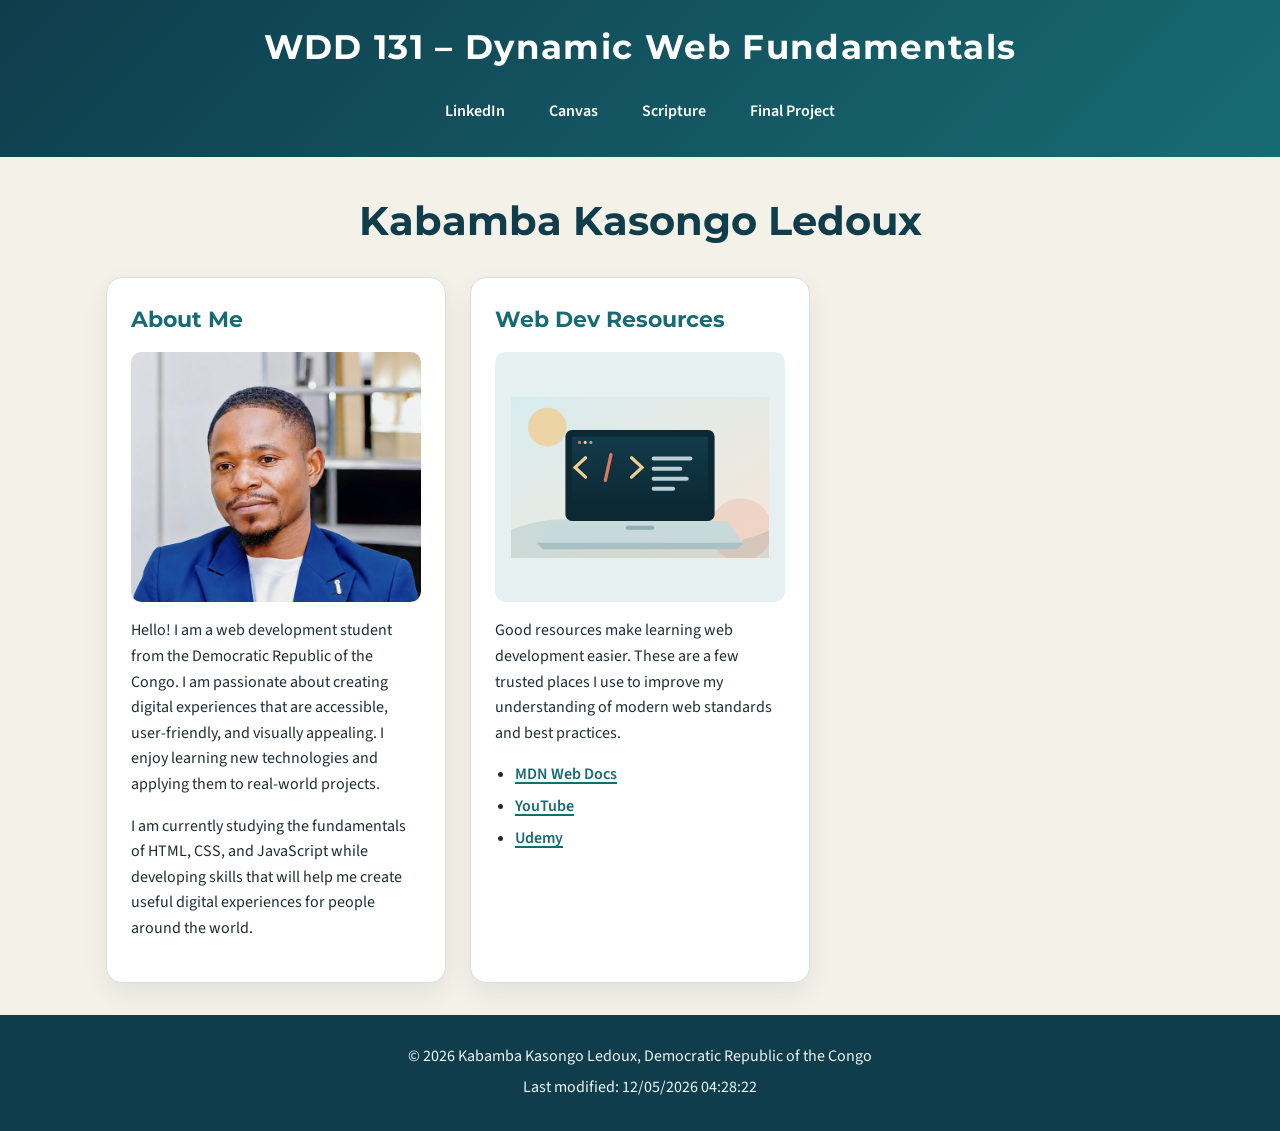
<file: index.html>
<!DOCTYPE html>
<html lang="en">

<head>
    <meta charset="UTF-8">
    <meta name="viewport" content="width=device-width, initial-scale=1.0">
    <title>WDD 131 – Dynamic Web Fundamentals – Kabamba Kasongo Ledoux</title>
    <meta name="description"
        content="WDD 131 – Dynamic Web Fundamentals by Kabamba Kasongo Ledoux. Web development, HTML, CSS, JavaScript, responsive design, accessibility, and web resources.">
    <meta name="author" content="Kabamba Kasongo Ledoux">
    <link
        href="https://fonts.googleapis.com/css2?family=Montserrat:wght@600;700&family=Source+Sans+3:wght@400;600&display=swap"
        rel="stylesheet">
    <link rel="stylesheet" href="styles/base.css">
    <script src="scripts/getdates.js" defer></script>
</head>

<body>
    <header>
        <span id="course-title">WDD 131 – Dynamic Web Fundamentals</span>
        <nav aria-label="Main navigation">
            <a href="https://www.linkedin.com/" target="_blank" rel="noopener noreferrer">LinkedIn</a>
            <a href="https://byupw.instructure.com/" target="_blank" rel="noopener noreferrer">Canvas</a>
            <a href="https://www.churchofjesuschrist.org/study/scriptures/bofm/1-ne/3?lang=eng&amp;id=p7#p7"
                target="_blank" rel="noopener noreferrer">Scripture</a>
            <a href="project/index.html">Final Project</a>
        </nav>
    </header>

    <main>
        <h1>Kabamba Kasongo Ledoux</h1>

        <section class="card">
            <h2>About Me</h2>
            <img src="images/profiles.jpg" alt="Portrait of Kabamba Kasongo Ledoux" width="700" height="816">
            <p>
                Hello! I am a web development student from the Democratic Republic of the Congo. I am passionate about
                creating digital experiences that are accessible, user-friendly, and visually appealing. I enjoy
                learning new technologies and applying them to real-world projects.

            </p>
            <p>
                I am currently studying the fundamentals of HTML, CSS, and JavaScript while developing skills that
                will help me create useful digital experiences for people around the world.
            </p>
        </section>

        <section class="card">
            <h2>Web Dev Resources</h2>
            <img src="images/web-dev.svg" alt="Illustration of a laptop displaying code" width="640" height="400">
            <p>
                Good resources make learning web development easier. These are a few trusted places I use to improve
                my understanding of modern web standards and best practices.
            </p>
            <ul>
                <li><a href="https://developer.mozilla.org/" target="_blank" rel="noopener noreferrer">MDN Web Docs</a>
                </li>
                <li><a href="https://www.youtube.com/" target="_blank" rel="noopener noreferrer">YouTube</a></li>
                <li><a href="https://udemy.com/" target="_blank" rel="noopener noreferrer">Udemy</a></li>
            </ul>
        </section>
    </main>

    <footer>
        <p>
            &copy; <span id="currentyear"></span> Kabamba Kasongo Ledoux, Democratic Republic of the Congo
        </p>
        <p id="lastModified"></p>
    </footer>
</body>

</html>
</file>
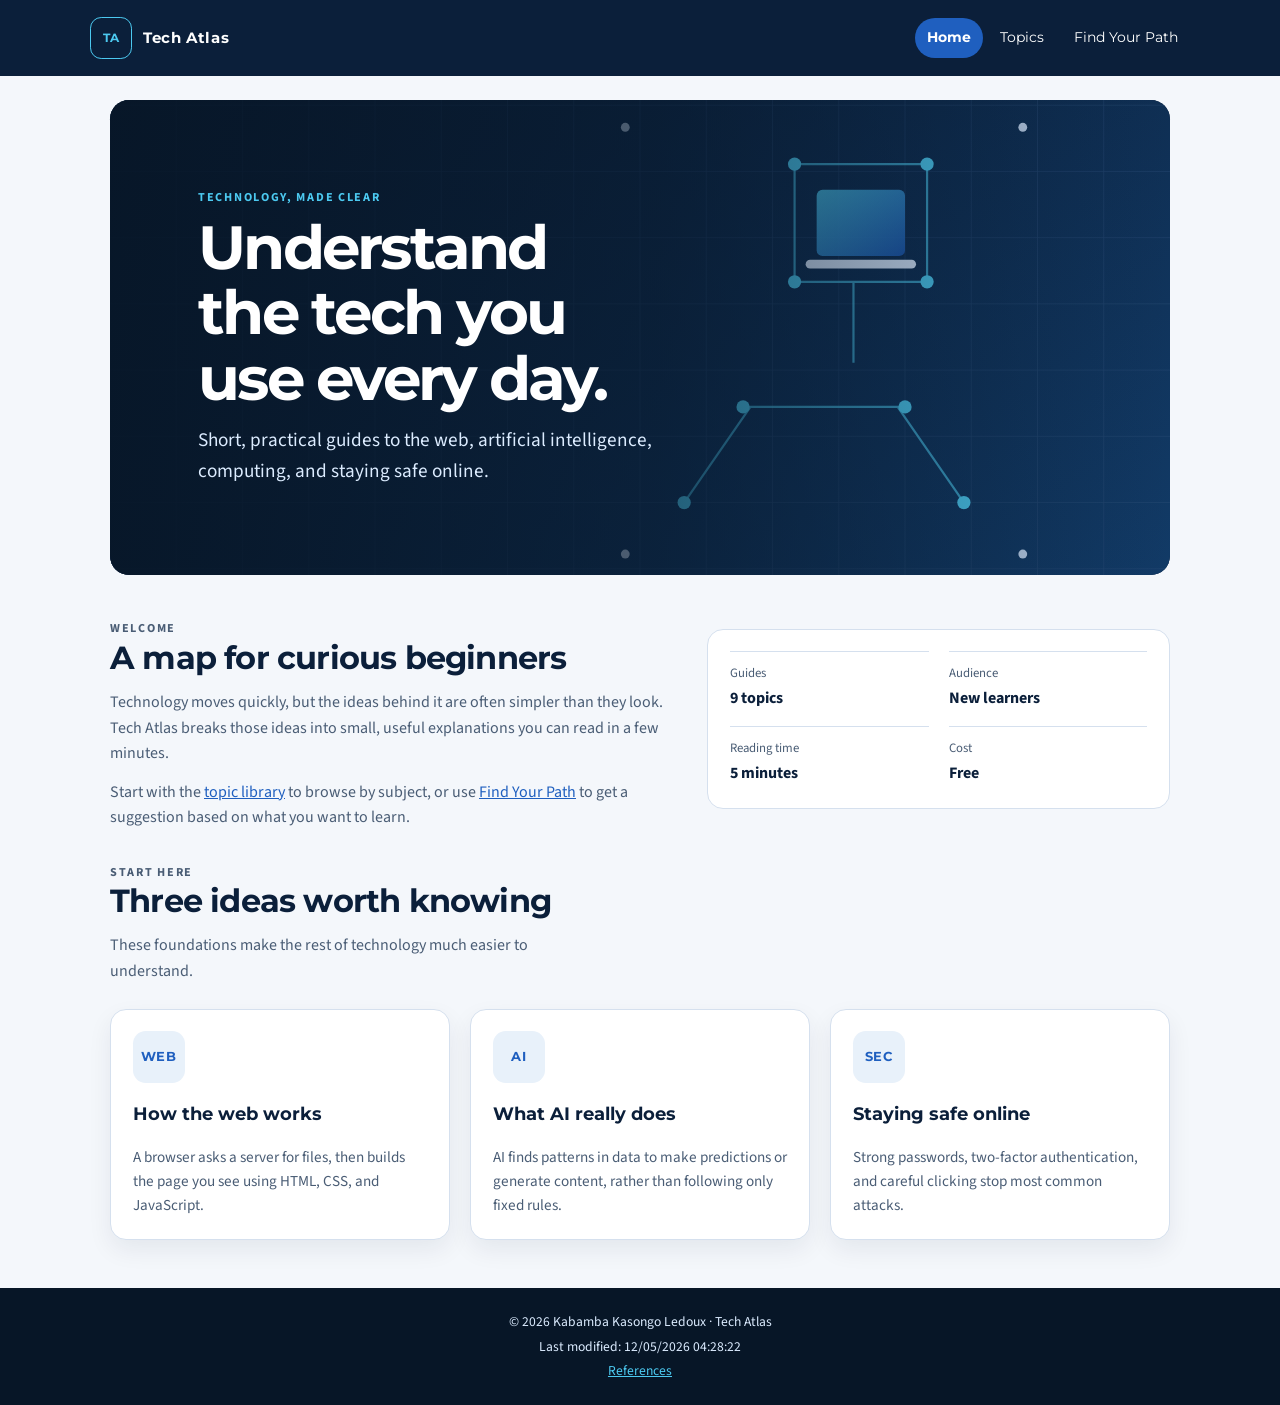
<file: project/index.html>
<!DOCTYPE html>
<html lang="en">

<head>
    <meta charset="UTF-8">
    <meta name="viewport" content="width=device-width, initial-scale=1.0">
    <meta name="description"
        content="Tech Atlas explains web basics, artificial intelligence, computing, and digital safety in clear, beginner-friendly guides.">
    <meta name="author" content="Kabamba Kasongo Ledoux">
    <title>Tech Atlas | Home</title>
    <link rel="icon" href="../images/favicon.svg" type="image/svg+xml">
    <link rel="preconnect" href="https://fonts.googleapis.com">
    <link rel="preconnect" href="https://fonts.gstatic.com" crossorigin>
    <link href="https://fonts.googleapis.com/css2?family=Montserrat:wght@600;700&family=Source+Sans+3:wght@400;600&display=swap"
        rel="stylesheet">
    <link rel="stylesheet" href="styles/project.css">
    <script src="scripts/main.js" defer></script>
</head>

<body>
    <header class="site-header">
        <a class="brand" href="index.html" aria-label="TA Tech Atlas home">
            <span class="brand-mark" aria-hidden="true">TA</span>
            <span>Tech Atlas</span>
        </a>
        <button id="menu-toggle" class="menu-toggle" aria-label="Open menu" aria-expanded="false"
            aria-controls="primary-nav"></button>
        <nav id="primary-nav" aria-label="Main navigation">
            <a href="index.html" aria-current="page">Home</a>
            <a href="topics.html">Topics</a>
            <a href="path.html">Find Your Path</a>
        </nav>
    </header>

    <main>
        <figure class="hero">
            <img src="images/tech-hero.svg" alt="An abstract network of connected technology nodes and a screen"
                width="1440" height="810" fetchpriority="high">
            <figcaption class="hero-caption">
                <p class="eyebrow">Technology, made clear</p>
                <h1>Understand the tech you use every day.</h1>
                <p>Short, practical guides to the web, artificial intelligence, computing, and staying safe online.</p>
            </figcaption>
        </figure>

        <section class="intro" aria-labelledby="intro-title">
            <div>
                <p class="eyebrow">Welcome</p>
                <h2 id="intro-title">A map for curious beginners</h2>
                <p>
                    Technology moves quickly, but the ideas behind it are often simpler than they look. Tech Atlas
                    breaks those ideas into small, useful explanations you can read in a few minutes.
                </p>
                <p>
                    Start with the <a href="topics.html">topic library</a> to browse by subject, or use
                    <a href="path.html">Find Your Path</a> to get a suggestion based on what you want to learn.
                </p>
            </div>
            <dl class="facts">
                <div>
                    <dt>Guides</dt>
                    <dd>9 topics</dd>
                </div>
                <div>
                    <dt>Audience</dt>
                    <dd>New learners</dd>
                </div>
                <div>
                    <dt>Reading time</dt>
                    <dd>5 minutes</dd>
                </div>
                <div>
                    <dt>Cost</dt>
                    <dd>Free</dd>
                </div>
            </dl>
        </section>

        <section class="section" aria-labelledby="highlights-title">
            <div class="section-head">
                <p class="eyebrow">Start here</p>
                <h2 id="highlights-title">Three ideas worth knowing</h2>
                <p>These foundations make the rest of technology much easier to understand.</p>
            </div>
            <div class="card-grid">
                <article class="card">
                    <span class="icon-tile" aria-hidden="true">WEB</span>
                    <h3>How the web works</h3>
                    <p>A browser asks a server for files, then builds the page you see using HTML, CSS, and JavaScript.</p>
                </article>
                <article class="card">
                    <span class="icon-tile" aria-hidden="true">AI</span>
                    <h3>What AI really does</h3>
                    <p>AI finds patterns in data to make predictions or generate content, rather than following only fixed rules.</p>
                </article>
                <article class="card">
                    <span class="icon-tile" aria-hidden="true">SEC</span>
                    <h3>Staying safe online</h3>
                    <p>Strong passwords, two-factor authentication, and careful clicking stop most common attacks.</p>
                </article>
            </div>
        </section>
    </main>

    <footer>
        <p>&copy; <span id="current-year"></span> Kabamba Kasongo Ledoux · Tech Atlas</p>
        <p id="last-modified"></p>
        <p><a href="references.html">References</a></p>
    </footer>
</body>

</html>
</file>
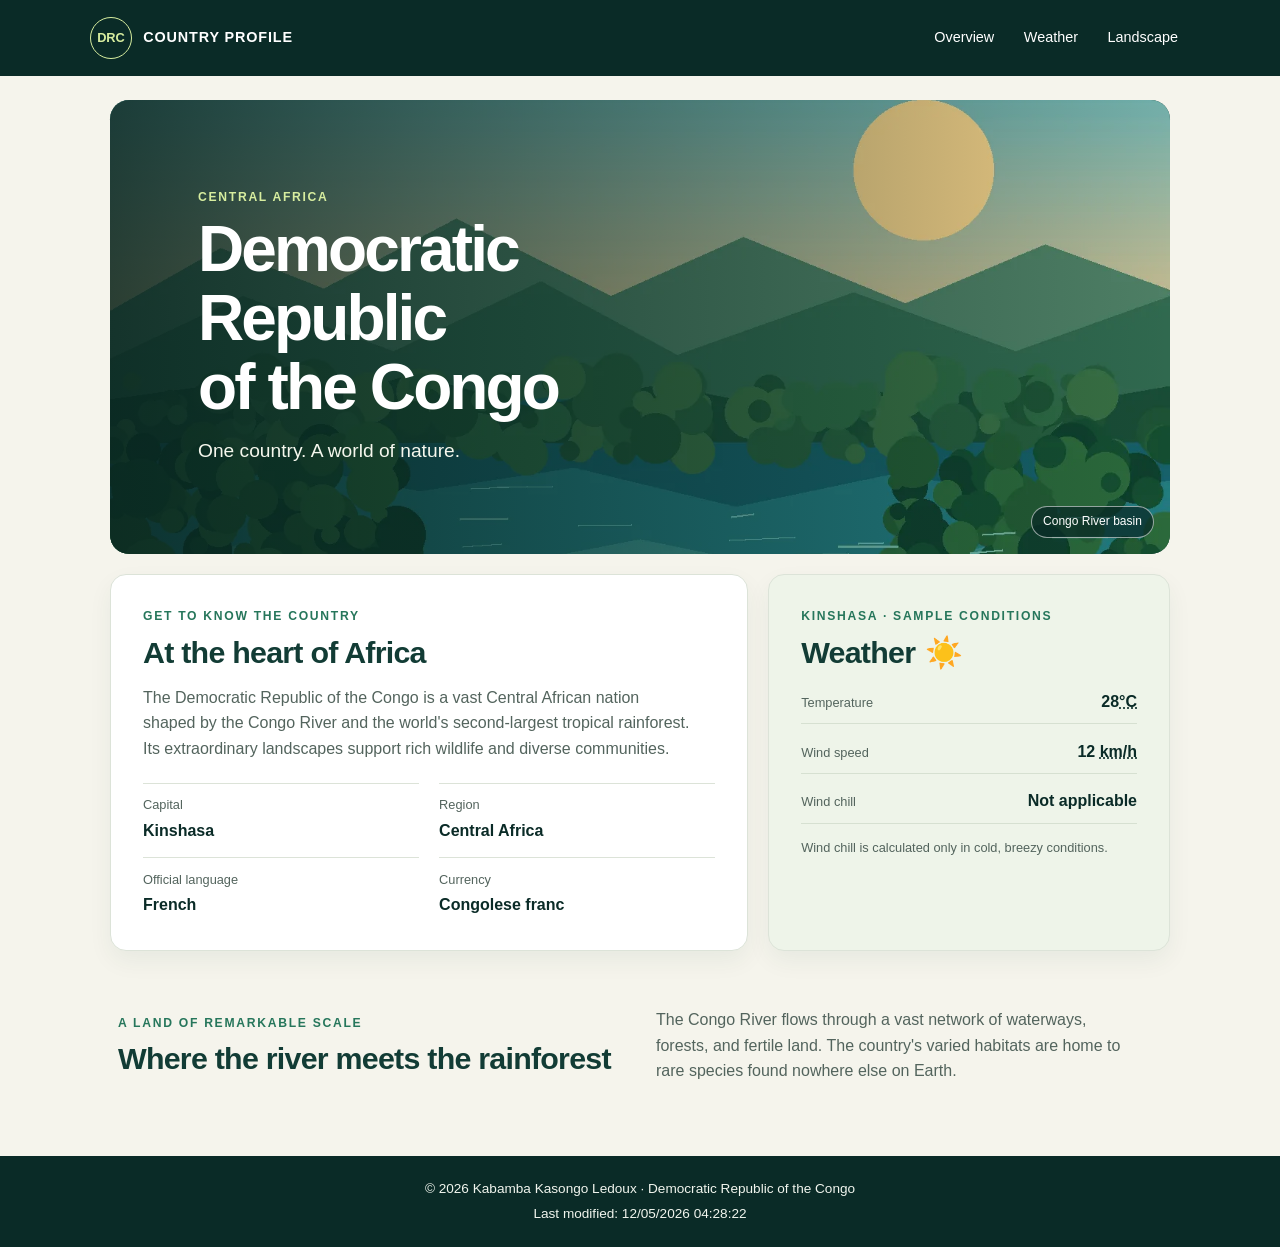
<file: place.html>
<!DOCTYPE html>
<html lang="en">

<head>
    <meta charset="UTF-8">
    <meta name="viewport" content="width=device-width, initial-scale=1.0">
    <meta name="description"
        content="Explore the Democratic Republic of the Congo, from the Congo River and tropical rainforest to the capital city of Kinshasa.">
    <meta name="author" content="Kabamba Kasongo Ledoux">
    <meta name="theme-color" content="#123c35">
    <title>Democratic Republic of the Congo | WDD 131</title>
    <link rel="stylesheet" href="styles/place.css">
    <script src="scripts/place.js" defer></script>
</head>

<body>
    <header class="site-header">
        <a class="brand" href="#top" aria-label="Democratic Republic of the Congo home">
            <span class="brand-mark" aria-hidden="true">DRC</span>
            <span>Country profile</span>
        </a>
        <nav aria-label="Main navigation">
            <a href="#overview">Overview</a>
            <a href="#weather">Weather</a>
            <a href="#landscape">Landscape</a>
        </nav>
    </header>

    <main id="top">
        <figure class="hero">
            <picture>
                <source srcset="images/drc-hero-720.webp 720w, images/drc-hero-1440.webp 1440w"
                    sizes="(max-width: 720px) 100vw, 1100px" type="image/webp">
                <img src="images/drc-hero-1440.webp"
                    alt="A view of the Congo River winding through lush green tropical hills" width="1440" height="810"
                    fetchpriority="high">
            </picture>
            <span class="hero-note">Congo River basin</span>
            <figcaption class="hero-caption">
                <p class="eyebrow">Central Africa</p>
                <h1>Democratic Republic<br class="wide-break"> of the Congo</h1>
                <p>One country. A world of nature.</p>
            </figcaption>
        </figure>

        <div class="content-grid">
            <section class="card overview-card" id="overview" aria-labelledby="overview-title">
                <p class="eyebrow">Get to know the country</p>
                <h2 id="overview-title">At the heart of Africa</h2>
                <p>
                    The Democratic Republic of the Congo is a vast Central African nation shaped by the
                    Congo River and the world's second-largest tropical rainforest. Its extraordinary
                    landscapes support rich wildlife and diverse communities.
                </p>
                <dl class="facts">
                    <div>
                        <dt>Capital</dt>
                        <dd>Kinshasa</dd>
                    </div>
                    <div>
                        <dt>Region</dt>
                        <dd>Central Africa</dd>
                    </div>
                    <div>
                        <dt>Official language</dt>
                        <dd>French</dd>
                    </div>
                    <div>
                        <dt>Currency</dt>
                        <dd>Congolese franc</dd>
                    </div>
                </dl>
            </section>

            <section class="card weather-card" id="weather" aria-labelledby="weather-title">
                <p class="eyebrow">Kinshasa · sample conditions</p>
                <h2 id="weather-title">
                    <svg class="weather-icon" viewBox="0 0 64 64" aria-hidden="true">
                        <circle cx="32" cy="31" r="11" fill="currentColor"></circle>
                        <path d="M32 5v8M32 51v8M5 31h8M51 31h8M13 12l6 6m26 26 6 6M51 12l-6 6M19 44l-6 6" fill="none"
                            stroke="currentColor" stroke-linecap="round" stroke-width="4"></path>
                    </svg>
                    <span>Weather</span>
                </h2>
                <dl class="weather-data">
                    <div>
                        <dt>Temperature</dt>
                        <dd><span id="temperature">28</span><abbr title="degrees Celsius">°C</abbr></dd>
                    </div>
                    <div>
                        <dt>Wind speed</dt>
                        <dd><span id="wind-speed">12</span> <abbr title="kilometers per hour">km/h</abbr></dd>
                    </div>
                    <div>
                        <dt>Wind chill</dt>
                        <dd id="wind-chill" aria-live="polite">Not applicable</dd>
                    </div>
                </dl>
                <p class="weather-note">Wind chill is calculated only in cold, breezy conditions.</p>
            </section>
        </div>

        <section class="landscape" id="landscape" aria-labelledby="landscape-title">
            <div>
                <p class="eyebrow">A land of remarkable scale</p>
                <h2 id="landscape-title">Where the river meets the rainforest</h2>
            </div>
            <p>
                The Congo River flows through a vast network of waterways, forests, and fertile land.
                The country's varied habitats are home to rare species found nowhere else on Earth.
            </p>
        </section>
    </main>

    <footer>
        <p>&copy; <span id="current-year"></span> Kabamba Kasongo Ledoux · Democratic Republic of the Congo</p>
        <p id="last-modified"></p>
    </footer>
</body>

</html>
</file>
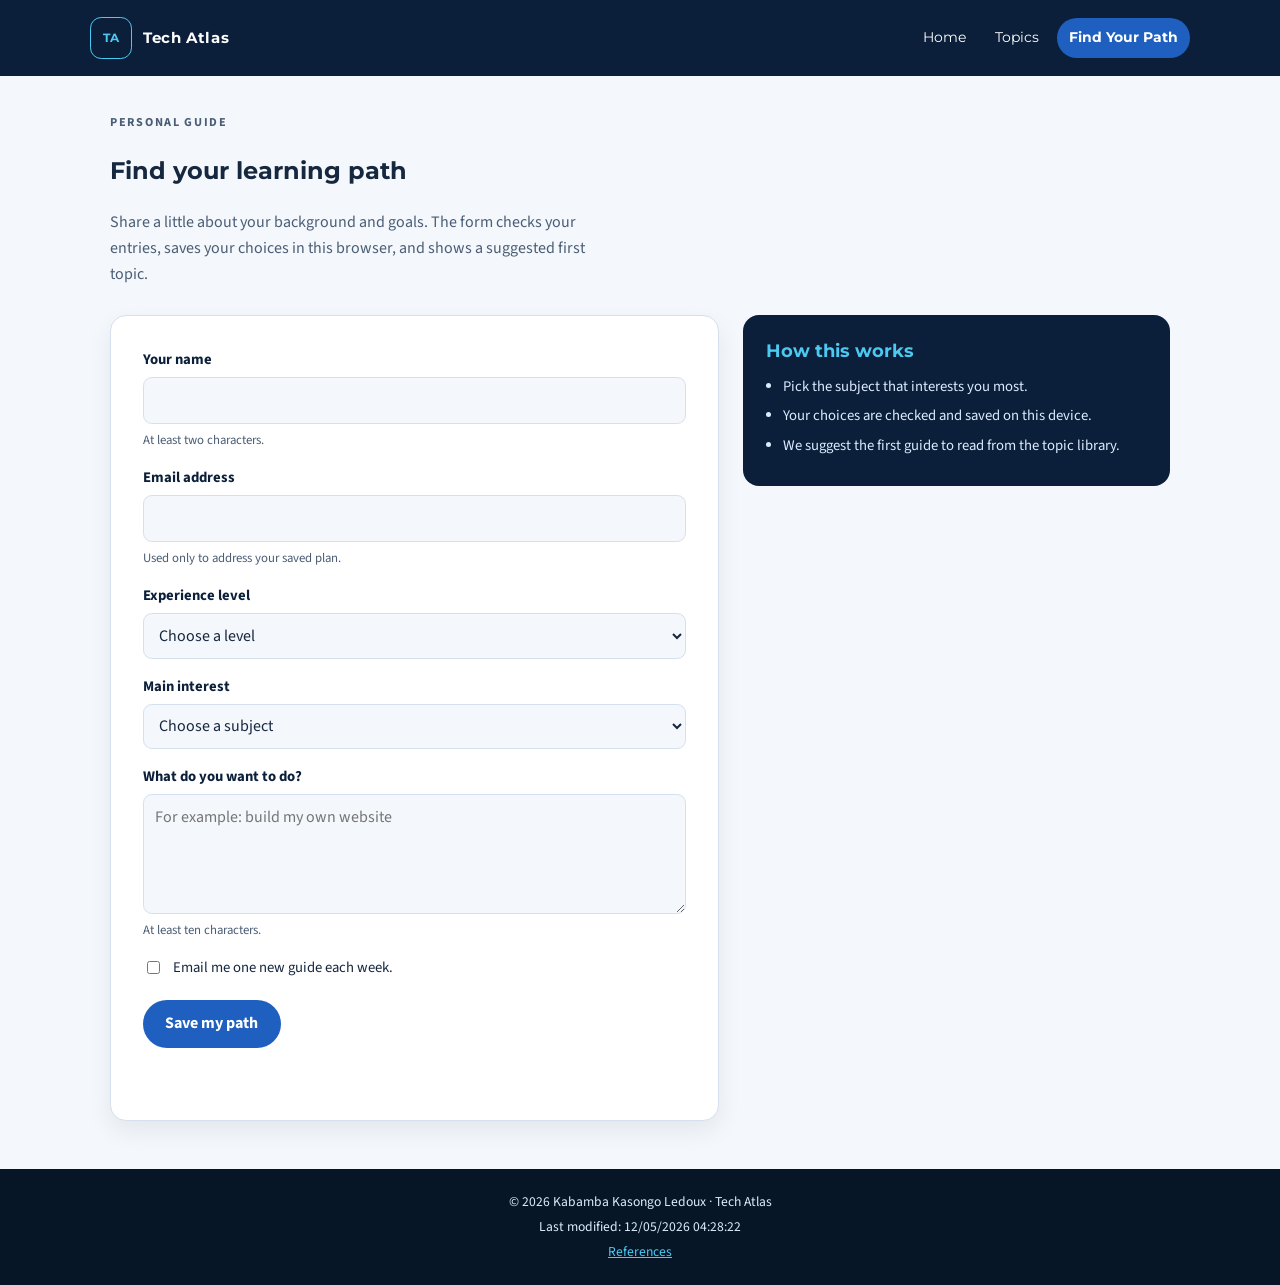
<file: project/path.html>
<!DOCTYPE html>
<html lang="en">

<head>
    <meta charset="UTF-8">
    <meta name="viewport" content="width=device-width, initial-scale=1.0">
    <meta name="description"
        content="Tell Tech Atlas your experience and interests to get a personalized technology learning path.">
    <meta name="author" content="Kabamba Kasongo Ledoux">
    <title>Find Your Path | Tech Atlas</title>
    <link rel="icon" href="../images/favicon.svg" type="image/svg+xml">
    <link rel="preconnect" href="https://fonts.googleapis.com">
    <link rel="preconnect" href="https://fonts.gstatic.com" crossorigin>
    <link href="https://fonts.googleapis.com/css2?family=Montserrat:wght@600;700&family=Source+Sans+3:wght@400;600&display=swap"
        rel="stylesheet">
    <link rel="stylesheet" href="styles/project.css">
    <script src="scripts/main.js" defer></script>
    <script src="scripts/path.js" defer></script>
</head>

<body>
    <header class="site-header">
        <a class="brand" href="index.html" aria-label="TA Tech Atlas home">
            <span class="brand-mark" aria-hidden="true">TA</span>
            <span>Tech Atlas</span>
        </a>
        <button id="menu-toggle" class="menu-toggle" aria-label="Open menu" aria-expanded="false"
            aria-controls="primary-nav"></button>
        <nav id="primary-nav" aria-label="Main navigation">
            <a href="index.html">Home</a>
            <a href="topics.html">Topics</a>
            <a href="path.html" aria-current="page">Find Your Path</a>
        </nav>
    </header>

    <main>
        <section class="section-head">
            <p class="eyebrow">Personal guide</p>
            <h1>Find your learning path</h1>
            <p>
                Share a little about your background and goals. The form checks your entries, saves your choices in
                this browser, and shows a suggested first topic.
            </p>
        </section>

        <div class="path-layout">
            <form id="path-form" novalidate>
                <div class="form-row">
                    <label for="name">Your name</label>
                    <input type="text" id="name" name="name" required minlength="2" autocomplete="name">
                    <span class="hint">At least two characters.</span>
                </div>

                <div class="form-row">
                    <label for="email">Email address</label>
                    <input type="email" id="email" name="email" required autocomplete="email">
                    <span class="hint">Used only to address your saved plan.</span>
                </div>

                <div class="form-row">
                    <label for="experience">Experience level</label>
                    <select id="experience" name="experience" required>
                        <option value="">Choose a level</option>
                        <option value="beginner">New to technology</option>
                        <option value="some">Some experience</option>
                        <option value="advanced">Comfortable with the basics</option>
                    </select>
                </div>

                <div class="form-row">
                    <label for="interest">Main interest</label>
                    <select id="interest" name="interest" required>
                        <option value="">Choose a subject</option>
                        <option value="web">How the web works</option>
                        <option value="computing">Computing fundamentals</option>
                        <option value="ai">Artificial intelligence</option>
                        <option value="security">Digital safety</option>
                        <option value="data">Data and privacy</option>
                    </select>
                </div>

                <div class="form-row">
                    <label for="goal">What do you want to do?</label>
                    <textarea id="goal" name="goal" required minlength="10"
                        placeholder="For example: build my own website"></textarea>
                    <span class="hint">At least ten characters.</span>
                </div>

                <div class="checkbox-row">
                    <input type="checkbox" id="newsletter" name="newsletter">
                    <label for="newsletter">Email me one new guide each week.</label>
                </div>

                <button type="submit">Save my path</button>
                <p id="form-status" class="form-status" role="status" aria-live="polite"></p>
            </form>

            <aside class="path-aside" aria-labelledby="how-title">
                <h2 id="how-title">How this works</h2>
                <ul>
                    <li>Pick the subject that interests you most.</li>
                    <li>Your choices are checked and saved on this device.</li>
                    <li>We suggest the first guide to read from the topic library.</li>
                </ul>
            </aside>
        </div>

        <div id="saved-preferences" class="saved-preferences" hidden></div>
    </main>

    <footer>
        <p>&copy; <span id="current-year"></span> Kabamba Kasongo Ledoux · Tech Atlas</p>
        <p id="last-modified"></p>
        <p><a href="references.html">References</a></p>
    </footer>
</body>

</html>
</file>
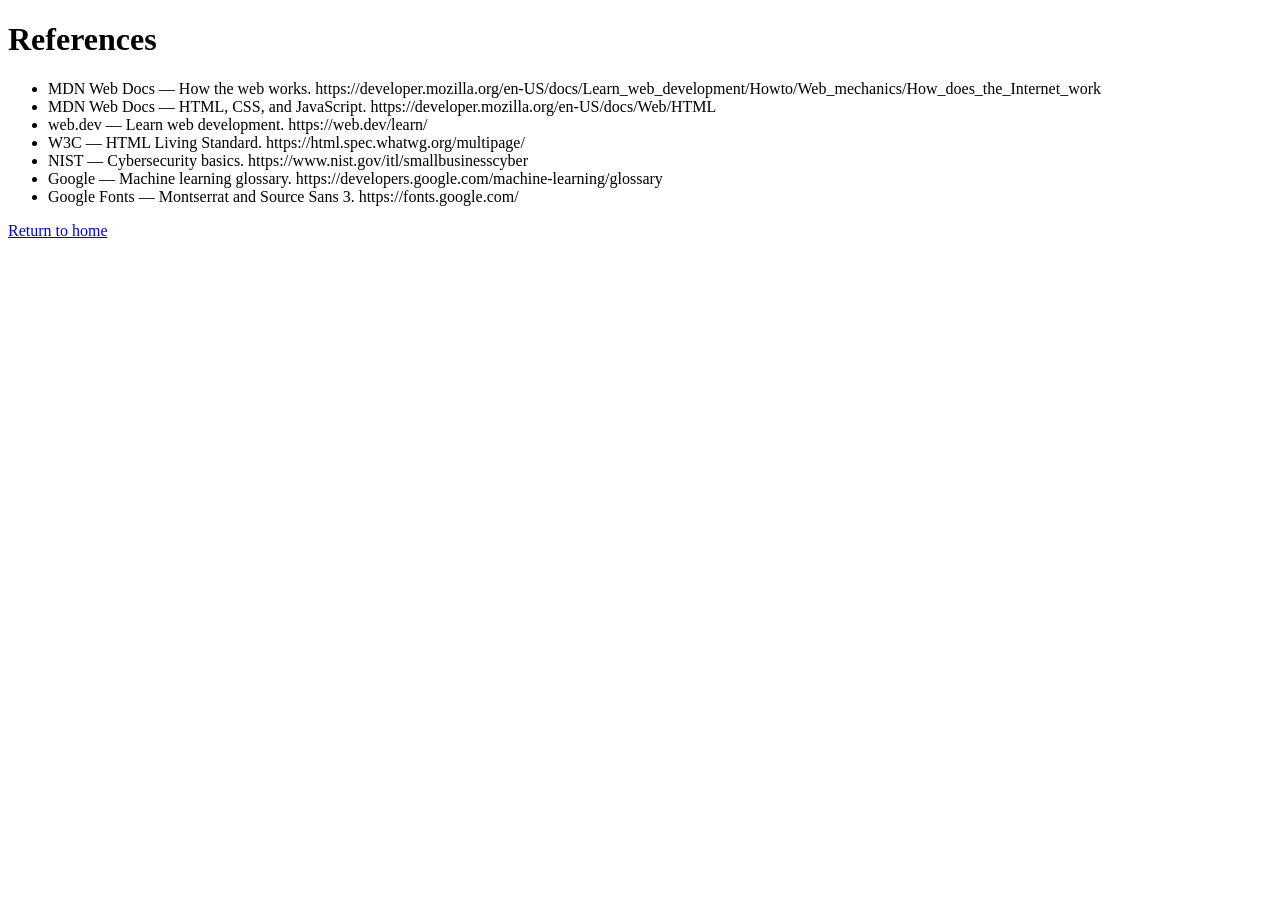
<file: project/references.html>
<!DOCTYPE html>
<html lang="en">

<head>
    <meta charset="UTF-8">
    <meta name="viewport" content="width=device-width, initial-scale=1.0">
    <title>References | Tech Atlas</title>
    <meta name="description" content="Sources used for the Tech Atlas WDD 131 website project.">
    <meta name="author" content="Kabamba Kasongo Ledoux">
</head>

<body>
    <h1>References</h1>
    <ul>
        <li>MDN Web Docs — How the web works. https://developer.mozilla.org/en-US/docs/Learn_web_development/Howto/Web_mechanics/How_does_the_Internet_work</li>
        <li>MDN Web Docs — HTML, CSS, and JavaScript. https://developer.mozilla.org/en-US/docs/Web/HTML</li>
        <li>web.dev — Learn web development. https://web.dev/learn/</li>
        <li>W3C — HTML Living Standard. https://html.spec.whatwg.org/multipage/</li>
        <li>NIST — Cybersecurity basics. https://www.nist.gov/itl/smallbusinesscyber</li>
        <li>Google — Machine learning glossary. https://developers.google.com/machine-learning/glossary</li>
        <li>Google Fonts — Montserrat and Source Sans 3. https://fonts.google.com/</li>
    </ul>
    <p><a href="index.html">Return to home</a></p>
</body>

</html>
</file>
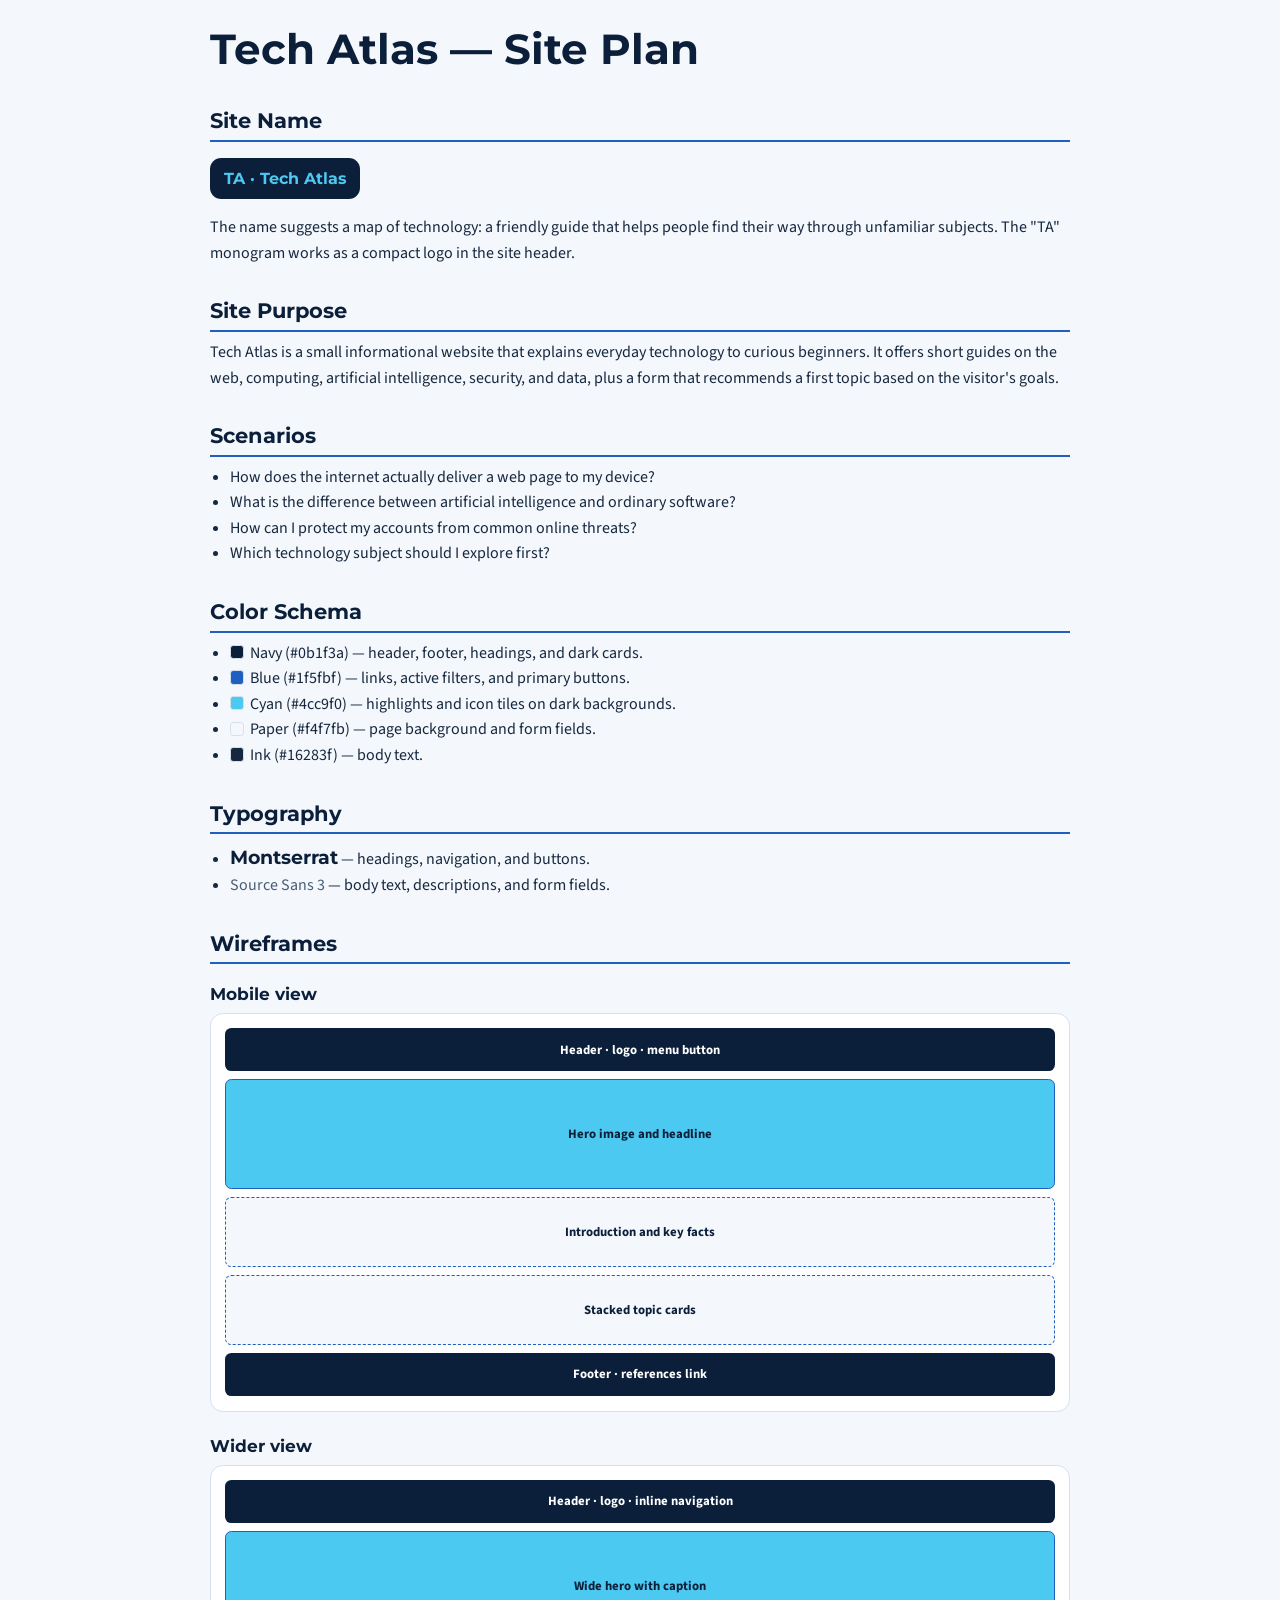
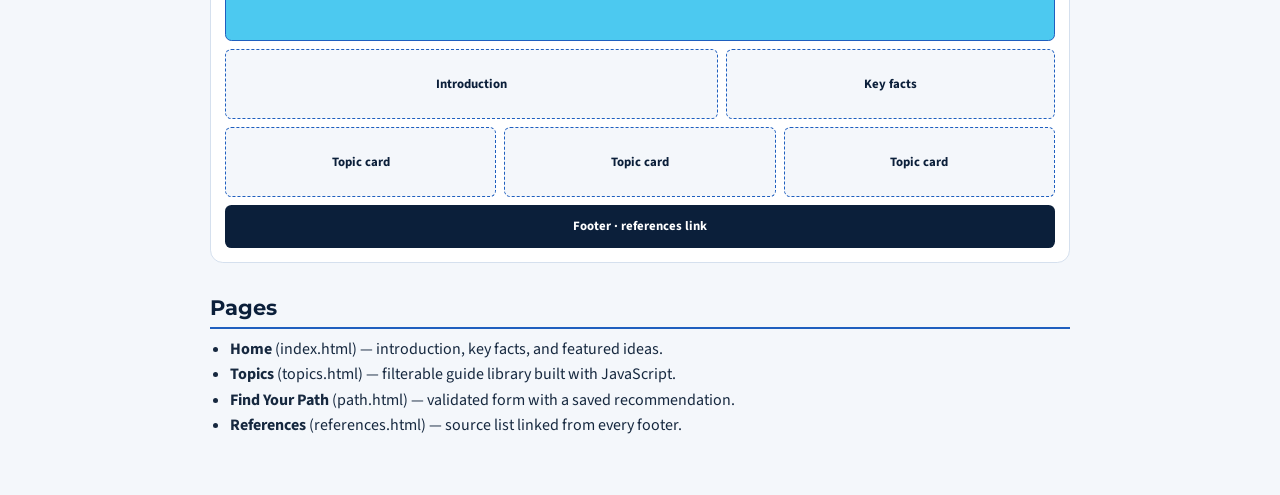
<file: project/siteplan.html>
<!DOCTYPE html>
<html lang="en">

<head>
    <meta charset="UTF-8">
    <meta name="viewport" content="width=device-width, initial-scale=1.0">
    <title>Site Plan | Tech Atlas</title>
    <meta name="description" content="Site plan for the Tech Atlas technology information website (WDD 131).">
    <meta name="author" content="Kabamba Kasongo Ledoux">
    <link rel="icon" href="../images/favicon.svg" type="image/svg+xml">
    <link rel="preconnect" href="https://fonts.googleapis.com">
    <link rel="preconnect" href="https://fonts.gstatic.com" crossorigin>
    <link href="https://fonts.googleapis.com/css2?family=Montserrat:wght@600;700&family=Source+Sans+3:wght@400;600&display=swap"
        rel="stylesheet">
    <link rel="stylesheet" href="styles/siteplan.css">
</head>

<body>
    <h1>Tech Atlas — Site Plan</h1>

    <h2>Site Name</h2>
    <p class="logo">TA · Tech Atlas</p>
    <p>
        The name suggests a map of technology: a friendly guide that helps people find their way through unfamiliar
        subjects. The "TA" monogram works as a compact logo in the site header.
    </p>

    <h2>Site Purpose</h2>
    <p>
        Tech Atlas is a small informational website that explains everyday technology to curious beginners. It offers
        short guides on the web, computing, artificial intelligence, security, and data, plus a form that recommends a
        first topic based on the visitor's goals.
    </p>

    <h2>Scenarios</h2>
    <ul>
        <li>How does the internet actually deliver a web page to my device?</li>
        <li>What is the difference between artificial intelligence and ordinary software?</li>
        <li>How can I protect my accounts from common online threats?</li>
        <li>Which technology subject should I explore first?</li>
    </ul>

    <h2>Color Schema</h2>
    <ul>
        <li><span class="swatch navy"></span>Navy (#0b1f3a) — header, footer, headings, and dark cards.</li>
        <li><span class="swatch blue"></span>Blue (#1f5fbf) — links, active filters, and primary buttons.</li>
        <li><span class="swatch cyan"></span>Cyan (#4cc9f0) — highlights and icon tiles on dark backgrounds.</li>
        <li><span class="swatch paper"></span>Paper (#f4f7fb) — page background and form fields.</li>
        <li><span class="swatch ink"></span>Ink (#16283f) — body text.</li>
    </ul>

    <h2>Typography</h2>
    <ul>
        <li><span class="heading-sample">Montserrat</span> — headings, navigation, and buttons.</li>
        <li><span class="body-sample">Source Sans 3</span> — body text, descriptions, and form fields.</li>
    </ul>

    <h2>Wireframes</h2>
    <h3>Mobile view</h3>
    <figure class="wireframe">
        <div class="frame-bar">Header · logo · menu button</div>
        <div class="frame-block hero">Hero image and headline</div>
        <div class="frame-block">Introduction and key facts</div>
        <div class="frame-block">Stacked topic cards</div>
        <div class="frame-bar">Footer · references link</div>
    </figure>

    <h3>Wider view</h3>
    <figure class="wireframe wide">
        <div class="frame-bar">Header · logo · inline navigation</div>
        <div class="frame-block hero">Wide hero with caption</div>
        <div class="frame-two">
            <div class="frame-block">Introduction</div>
            <div class="frame-block">Key facts</div>
        </div>
        <div class="frame-three">
            <div class="frame-block">Topic card</div>
            <div class="frame-block">Topic card</div>
            <div class="frame-block">Topic card</div>
        </div>
        <div class="frame-bar">Footer · references link</div>
    </figure>

    <h2>Pages</h2>
    <ul>
        <li><strong>Home</strong> (index.html) — introduction, key facts, and featured ideas.</li>
        <li><strong>Topics</strong> (topics.html) — filterable guide library built with JavaScript.</li>
        <li><strong>Find Your Path</strong> (path.html) — validated form with a saved recommendation.</li>
        <li><strong>References</strong> (references.html) — source list linked from every footer.</li>
    </ul>
</body>

</html>
</file>
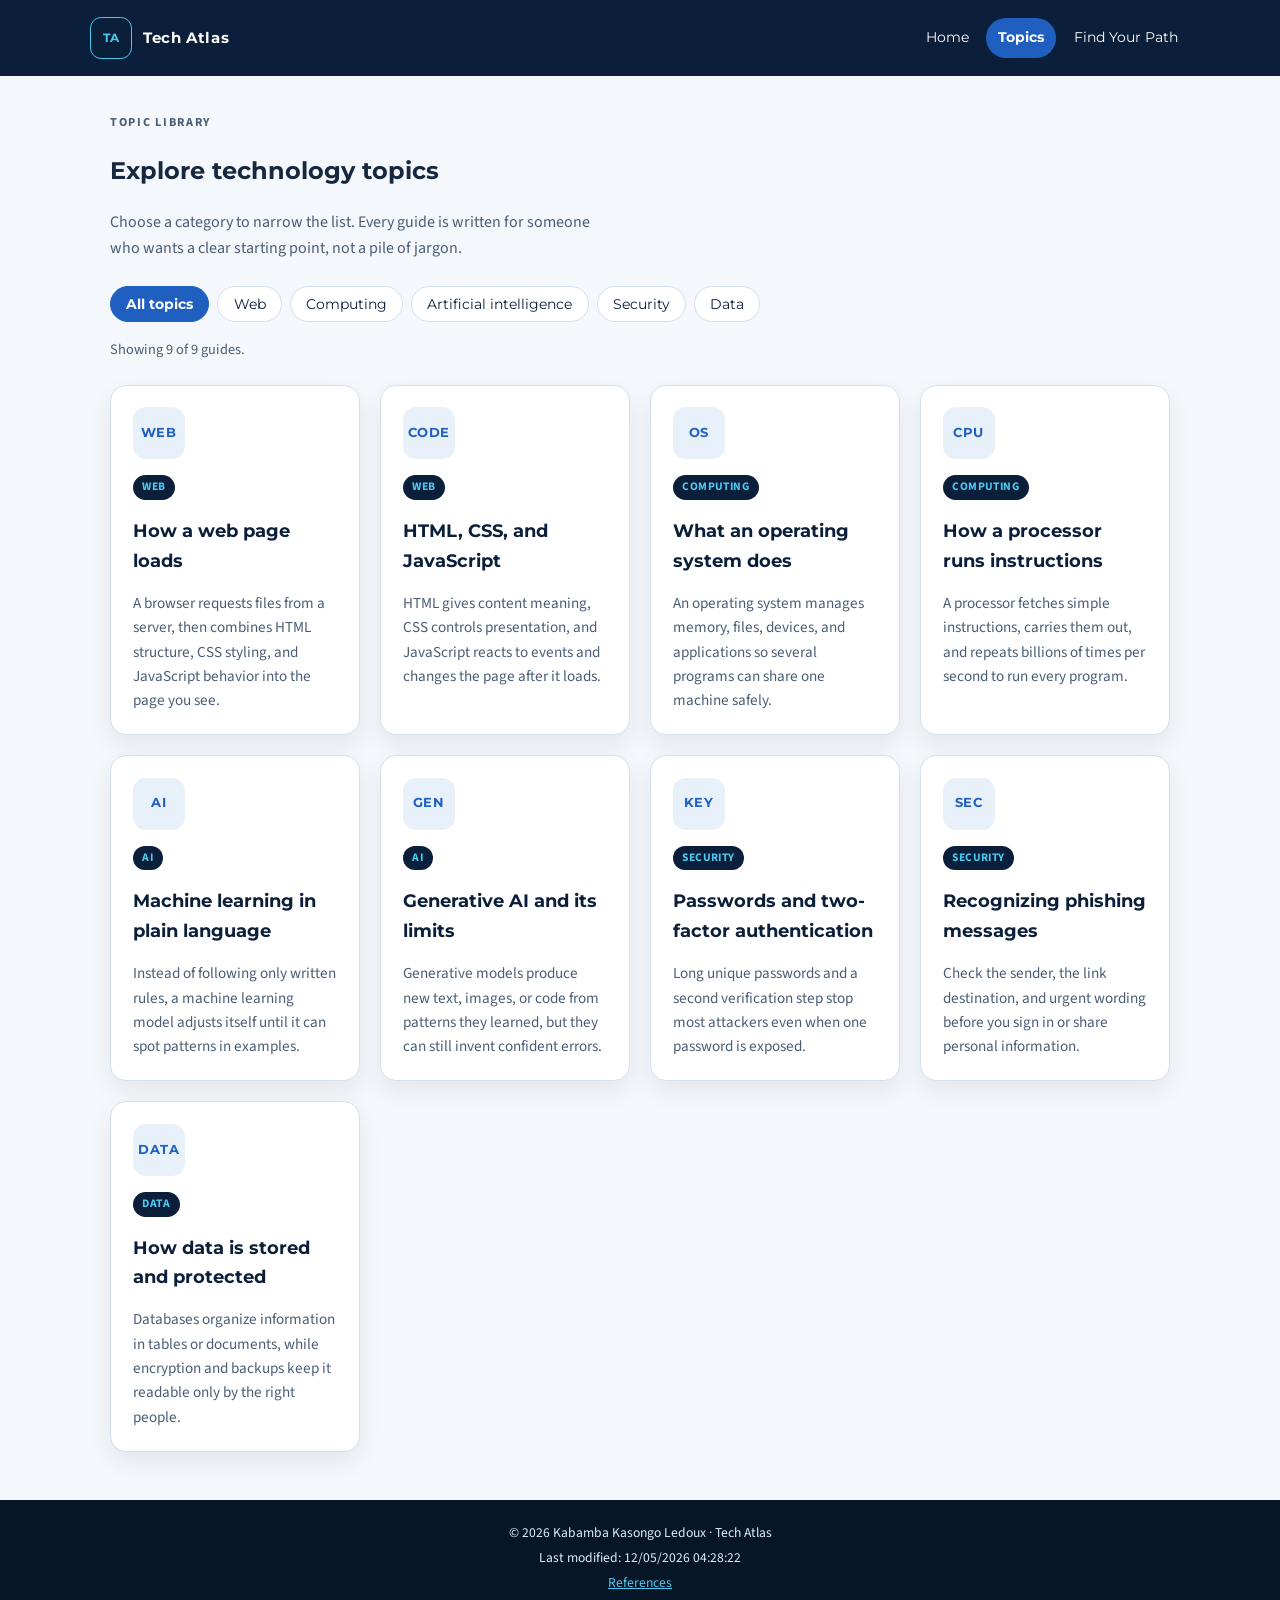
<file: project/topics.html>
<!DOCTYPE html>
<html lang="en">

<head>
    <meta charset="UTF-8">
    <meta name="viewport" content="width=device-width, initial-scale=1.0">
    <meta name="description"
        content="Browse beginner-friendly technology guides by topic: web, computing, artificial intelligence, security, and data.">
    <meta name="author" content="Kabamba Kasongo Ledoux">
    <title>Topics | Tech Atlas</title>
    <link rel="icon" href="../images/favicon.svg" type="image/svg+xml">
    <link rel="preconnect" href="https://fonts.googleapis.com">
    <link rel="preconnect" href="https://fonts.gstatic.com" crossorigin>
    <link href="https://fonts.googleapis.com/css2?family=Montserrat:wght@600;700&family=Source+Sans+3:wght@400;600&display=swap"
        rel="stylesheet">
    <link rel="stylesheet" href="styles/project.css">
    <script src="scripts/main.js" defer></script>
</head>

<body>
    <header class="site-header">
        <a class="brand" href="index.html" aria-label="TA Tech Atlas home">
            <span class="brand-mark" aria-hidden="true">TA</span>
            <span>Tech Atlas</span>
        </a>
        <button id="menu-toggle" class="menu-toggle" aria-label="Open menu" aria-expanded="false"
            aria-controls="primary-nav"></button>
        <nav id="primary-nav" aria-label="Main navigation">
            <a href="index.html">Home</a>
            <a href="topics.html" aria-current="page">Topics</a>
            <a href="path.html">Find Your Path</a>
        </nav>
    </header>

    <main>
        <section class="section-head">
            <p class="eyebrow">Topic library</p>
            <h1>Explore technology topics</h1>
            <p>
                Choose a category to narrow the list. Every guide is written for someone who wants a clear starting
                point, not a pile of jargon.
            </p>
        </section>

        <div class="filter-bar" role="group" aria-label="Filter topics by category">
            <button class="filter-btn active" type="button" data-category="all">All topics</button>
            <button class="filter-btn" type="button" data-category="web">Web</button>
            <button class="filter-btn" type="button" data-category="computing">Computing</button>
            <button class="filter-btn" type="button" data-category="ai">Artificial intelligence</button>
            <button class="filter-btn" type="button" data-category="security">Security</button>
            <button class="filter-btn" type="button" data-category="data">Data</button>
        </div>

        <h2 class="visually-hidden">Guide list</h2>
        <p id="result-count" class="result-count" aria-live="polite"></p>

        <div id="topic-grid" class="card-grid"></div>
    </main>

    <footer>
        <p>&copy; <span id="current-year"></span> Kabamba Kasongo Ledoux · Tech Atlas</p>
        <p id="last-modified"></p>
        <p><a href="references.html">References</a></p>
    </footer>
    <script src="scripts/topics.js"></script>
</body>

</html>
</file>
<file: styles/base.css>
:root {
    --primary-dark: #0f3d4c;
    --primary: #176b73;
    --accent: #e07a5f;
    --highlight: #f2cc8f;
    --surface: #ffffff;
    --background: #f4f1e8;
    --text: #1f2d33;
    --muted: #52666d;
    --border: #d7e1e2;
    --font-heading: "Montserrat", Arial, sans-serif;
    --font-body: "Source Sans 3", Arial, sans-serif;
}

* {
    box-sizing: border-box;
}

body {
    margin: 0;
    background: var(--background);
    color: var(--text);
    font-family: var(--font-body);
    line-height: 1.6;
}

header {
    padding: 1.25rem 1rem 1.5rem;
    background: linear-gradient(135deg, var(--primary-dark), var(--primary));
    color: #ffffff;
}

#course-title {
    display: block;
    margin-bottom: 1rem;
    font-family: var(--font-heading);
    font-size: clamp(1.35rem, 4vw, 2.1rem);
    font-weight: 700;
    letter-spacing: 0.04em;
    text-align: center;
}

nav {
    display: flex;
    flex-wrap: wrap;
    justify-content: center;
    gap: 0.5rem 0.75rem;
}

nav a {
    padding: 0.55rem 1rem;
    border-radius: 999px;
    color: #ffffff;
    font-weight: 600;
    text-decoration: none;
    transition: background-color 0.2s ease, color 0.2s ease, transform 0.2s ease;
}


nav a:focus-visible,
.card a:focus-visible {
    /* outline: 3px solid var(--highlight); */
    outline-offset: 3px;
}

main {
    display: grid;
    grid-template-columns: repeat(auto-fit, minmax(300px, 1fr));
    gap: 1.5rem;
    width: min(1100px, 100%);
    margin: 2rem auto;
    padding: 0 1rem;
}

main h1 {
    grid-column: 1 / -1;
    margin: 0;
    color: var(--primary-dark);
    font-family: var(--font-heading);
    font-size: clamp(1.75rem, 5vw, 2.5rem);
    text-align: center;
}

.card {
    overflow: hidden;
    padding: 1.5rem;
    border: 1px solid var(--border);
    /* border-top: 6px solid var(--accent); */
    border-radius: 1rem;
    background: var(--surface);
    box-shadow: 0 10px 25px rgba(15, 61, 76, 0.08);
}

.card h2 {
    margin: 0 0 1rem;
    color: var(--primary);
    font-family: var(--font-heading);
    font-size: 1.35rem;
}

.card img {
    display: block;
    width: 100%;
    height: 250px;
    margin-bottom: 1rem;
    border-radius: 0.65rem;
    object-fit: cover;
}

.card img[src$=".svg"] {
    padding: 1rem;
    background: #e7f0f1;
    object-fit: contain;
}

.card p {
    margin: 0 0 1rem;
}

.card ul {
    margin: 0;
    padding-left: 1.25rem;
}

.card li+li {
    margin-top: 0.4rem;
}

.card a {
    color: var(--primary);
    font-weight: 600;
    text-decoration-thickness: 2px;
    text-underline-offset: 3px;
}

.card a:hover {
    color: var(--accent);
}

footer {
    margin-top: 2rem;
    padding: 1.5rem 1rem;
    background: var(--primary-dark);
    color: #eef7f7;
    text-align: center;
}

footer p {
    margin: 0.35rem 0;
}

@media (max-width: 640px) {
    header {
        padding-inline: 0.75rem;
    }

    nav {
        gap: 0.35rem;
    }

    nav a {
        padding: 0.45rem 0.75rem;
        font-size: 0.95rem;
    }

    main {
        margin-block: 1.5rem;
    }
}
</file>
<file: project/styles/project.css>
:root {
  color-scheme: light;
  --navy: #0b1f3a;
  --navy-deep: #071627;
  --blue: #1f5fbf;
  --cyan: #4cc9f0;
  --paper: #f4f7fb;
  --ink: #16283f;
  --muted: #4a5d75;
  --line: #d5e0ee;
  --white: #ffffff;
  --soft: #e8f1fa;
  --danger: #a4262c;
  --danger-bg: #fbeaea;
  --success: #1c6b46;
  --success-bg: #e8f4ec;
  --shadow: #0b1f3a12;
  --font: "Source Sans 3", "Trebuchet MS", Arial, sans-serif;
  --font-heading: "Montserrat", "Trebuchet MS", Arial, sans-serif;
}

* {
  box-sizing: border-box;
}

html {
  scroll-behavior: smooth;
}

body {
  min-width: 320px;
  margin: 0;
  background: var(--paper);
  color: var(--ink);
  font-family: var(--font);
  line-height: 1.6;
}

h1,
h2,
h3,
.brand,
.menu-toggle,
.filter-btn,
.icon-tile,
nav a {
  font-family: var(--font-heading);
}

a {
  color: var(--blue);
}

.visually-hidden {
  position: absolute;
  overflow: hidden;
  width: 1px;
  height: 1px;
  clip-path: inset(50%);
  white-space: nowrap;
}

a:focus-visible,
button:focus-visible,
input:focus-visible,
select:focus-visible,
textarea:focus-visible {
  outline: 3px solid var(--cyan);
  outline-offset: 3px;
}

.site-header {
  display: flex;
  align-items: center;
  justify-content: space-between;
  gap: 1rem;
  min-height: 76px;
  padding: 0.8rem max(1.25rem, calc((100% - 1100px) / 2));
  background: var(--navy);
  color: var(--white);
}

.brand {
  display: inline-flex;
  align-items: center;
  gap: 0.7rem;
  color: var(--white);
  font-size: 0.95rem;
  font-weight: 700;
  letter-spacing: 0.04em;
  text-decoration: none;
}

.brand-mark {
  display: grid;
  width: 42px;
  height: 42px;
  place-items: center;
  border: 1px solid var(--cyan);
  border-radius: 0.7rem;
  color: var(--cyan);
  font-size: 0.75rem;
  letter-spacing: 0;
}

.menu-toggle {
  display: none;
  padding: 0.35rem 0.6rem;
  border: 1px solid var(--white);
  border-radius: 0.5rem;
  background: none;
  color: var(--white);
  font-size: 1.4rem;
  line-height: 1;
  cursor: pointer;
}

.menu-toggle::before {
  content: "\2261";
}

.menu-toggle.open::before {
  content: "\2716";
}

nav {
  display: flex;
  flex-wrap: wrap;
  justify-content: flex-end;
  gap: 0.35rem;
}

nav a {
  padding: 0.5rem 0.75rem;
  border-radius: 999px;
  color: var(--white);
  font-size: 0.9rem;
  text-decoration: none;
}

nav a:hover {
  background: #1b3c66;
}

nav a[aria-current="page"] {
  background: var(--blue);
  font-weight: 700;
}

main {
  width: min(1100px, 100%);
  margin: 0 auto;
  padding: 1.5rem 1.25rem 3rem;
}

.hero {
  position: relative;
  overflow: hidden;
  min-height: 320px;
  margin: 0;
  border-radius: 1.2rem;
  background: var(--navy);
  isolation: isolate;
}

.hero::after {
  position: absolute;
  z-index: -1;
  background: linear-gradient(90deg, #071627ee 0%, #07162799 52%, #07162700 100%);
  content: "";
  inset: 0;
}

.hero img {
  position: absolute;
  z-index: -2;
  width: 100%;
  height: 100%;
  object-fit: cover;
  inset: 0;
}

.hero-caption {
  max-width: 720px;
  padding: clamp(2rem, 7vw, 5.5rem);
  color: var(--white);
}

.eyebrow {
  margin: 0 0 0.45rem;
  color: var(--blue);
  font-size: 0.76rem;
  font-weight: 700;
  letter-spacing: 0.14em;
  text-transform: uppercase;
}

.hero .eyebrow {
  color: var(--cyan);
}

.hero h1 {
  margin: 0;
  font-size: clamp(2.1rem, 5.4vw, 3.8rem);
  letter-spacing: -0.045em;
  line-height: 1.08;
  text-wrap: balance;
}

.hero-caption > p:last-child {
  margin: 0.85rem 0 0;
  color: #dcecff;
  font-size: clamp(1rem, 2vw, 1.2rem);
}

.section {
  margin-top: 2rem;
}

.section-head {
  max-width: 62ch;
}

.section-head h2 {
  margin: 0;
  color: var(--navy);
  font-size: clamp(1.5rem, 2.6vw, 2rem);
  letter-spacing: -0.025em;
  line-height: 1.2;
}

.section-head p {
  margin: 0.8rem 0 0;
  color: var(--muted);
}

.card-grid {
  display: grid;
  grid-template-columns: repeat(auto-fit, minmax(240px, 1fr));
  gap: 1.25rem;
  margin-top: 1.5rem;
}

.card {
  display: flex;
  flex-direction: column;
  gap: 1rem;
  padding: 1.35rem;
  border: 1px solid var(--line);
  border-radius: 1rem;
  background: var(--white);
  box-shadow: 0 10px 24px var(--shadow);
}

.icon-tile {
  display: grid;
  width: 52px;
  height: 52px;
  place-items: center;
  border-radius: 0.8rem;
  background: var(--soft);
  color: var(--blue);
  font-size: 0.8rem;
  font-weight: 700;
  letter-spacing: 0.04em;
}

.card h3 {
  margin: 0;
  color: var(--navy);
  font-size: 1.15rem;
}

.card p {
  margin: 0;
  color: var(--muted);
  font-size: 0.95rem;
}

.tag {
  align-self: flex-start;
  padding: 0.2rem 0.6rem;
  border-radius: 999px;
  background: var(--navy);
  color: var(--cyan);
  font-size: 0.72rem;
  font-weight: 700;
  letter-spacing: 0.04em;
  text-transform: uppercase;
}

.filter-bar {
  display: flex;
  flex-wrap: wrap;
  gap: 0.5rem;
  margin-top: 1.5rem;
}

.filter-btn {
  padding: 0.5rem 0.95rem;
  border: 1px solid var(--line);
  border-radius: 999px;
  background: var(--white);
  color: var(--navy);
  font-size: 0.9rem;
  cursor: pointer;
}

.filter-btn:hover {
  background: var(--soft);
}

.filter-btn.active {
  border-color: var(--blue);
  background: var(--blue);
  color: var(--white);
  font-weight: 700;
}

.result-count {
  margin: 1rem 0 0;
  color: var(--muted);
  font-size: 0.9rem;
}

.intro {
  display: grid;
  grid-template-columns: 1.1fr 0.9fr;
  align-items: center;
  gap: 2rem;
  margin-top: 2rem;
}

.intro h2 {
  margin: 0;
  color: var(--navy);
  font-size: clamp(1.5rem, 2.6vw, 2rem);
  letter-spacing: -0.025em;
  line-height: 1.2;
}

.intro p {
  margin: 0.8rem 0 0;
  color: var(--muted);
}

.facts {
  display: grid;
  grid-template-columns: repeat(2, minmax(0, 1fr));
  gap: 0.85rem 1.25rem;
  margin: 0;
  padding: 1.35rem;
  border: 1px solid var(--line);
  border-radius: 1rem;
  background: var(--white);
}

.facts div {
  padding-top: 0.7rem;
  border-top: 1px solid var(--line);
}

.facts dt {
  color: var(--muted);
  font-size: 0.8rem;
}

.facts dd {
  margin: 0.15rem 0 0;
  color: var(--navy);
  font-weight: 700;
}

.path-layout {
  display: grid;
  grid-template-columns: minmax(0, 1fr) minmax(260px, 0.7fr);
  gap: 1.5rem;
  margin-top: 1.75rem;
  align-items: start;
}

form {
  padding: clamp(1.35rem, 3vw, 2rem);
  border: 1px solid var(--line);
  border-radius: 1rem;
  background: var(--white);
  box-shadow: 0 10px 24px var(--shadow);
}

.form-row {
  display: flex;
  flex-direction: column;
  gap: 0.35rem;
  margin-bottom: 1rem;
}

.form-row label {
  color: var(--navy);
  font-size: 0.92rem;
  font-weight: 700;
}

.form-row input,
.form-row select,
.form-row textarea {
  padding: 0.6rem 0.7rem;
  border: 1px solid var(--line);
  border-radius: 0.55rem;
  background: var(--paper);
  color: var(--ink);
  font: inherit;
}

.form-row textarea {
  min-height: 120px;
  resize: vertical;
}

.hint {
  color: var(--muted);
  font-size: 0.8rem;
}

.checkbox-row {
  display: flex;
  align-items: center;
  gap: 0.6rem;
  margin-bottom: 1.25rem;
  font-size: 0.92rem;
}

form button[type="submit"] {
  padding: 0.7rem 1.4rem;
  border: none;
  border-radius: 999px;
  background: var(--blue);
  color: var(--white);
  font: inherit;
  font-weight: 700;
  cursor: pointer;
}

form button[type="submit"]:hover {
  background: var(--navy);
}

.form-status {
  margin: 1rem 0 0;
  padding: 0.75rem 0.9rem;
  border-radius: 0.6rem;
  font-size: 0.92rem;
}

.form-status.error {
  border: 1px solid var(--danger);
  background: var(--danger-bg);
  color: var(--danger);
}

.form-status.success {
  border: 1px solid var(--success);
  background: var(--success-bg);
  color: var(--success);
}

.path-aside {
  padding: 1.35rem 1.4rem;
  border-radius: 1rem;
  background: var(--navy);
  color: #dcecff;
}

.path-aside h2 {
  margin: 0 0 0.6rem;
  color: var(--cyan);
  font-size: 1.1rem;
}

.path-aside ul {
  margin: 0;
  padding-left: 1.1rem;
}

.path-aside li {
  margin-bottom: 0.4rem;
  font-size: 0.92rem;
}

.saved-preferences {
  margin-top: 1.5rem;
  padding: 1rem 1.15rem;
  border: 1px dashed var(--blue);
  border-radius: 0.8rem;
  background: var(--soft);
  color: var(--navy);
  font-size: 0.92rem;
}

.saved-preferences strong {
  display: block;
  margin-bottom: 0.25rem;
}

footer {
  padding: 1.2rem;
  background: var(--navy-deep);
  color: #dcecff;
  text-align: center;
}

footer p {
  margin: 0.2rem;
  font-size: 0.85rem;
}

footer a {
  color: var(--cyan);
}

@media (max-width: 759px) {
  .site-header {
    flex-wrap: wrap;
  }

  .menu-toggle {
    display: inline-block;
  }

  nav {
    display: none;
    flex-basis: 100%;
    flex-direction: column;
    justify-content: flex-start;
  }

  nav.open {
    display: flex;
  }

  nav a {
    padding: 0.7rem 0.85rem;
    border-radius: 0.5rem;
    text-align: left;
  }

  .intro,
  .path-layout {
    grid-template-columns: 1fr;
    gap: 1.25rem;
  }

  .hero {
    min-height: 380px;
    border-radius: 0.9rem;
  }

  .hero-caption {
    padding: 2.1rem 1.35rem;
  }

  .card-grid {
    grid-template-columns: 1fr;
  }
}

@media (max-width: 480px) {
  main {
    padding: 1rem 0.85rem 2rem;
  }

  .facts {
    grid-template-columns: 1fr;
  }
}

@media (prefers-reduced-motion: reduce) {
  html {
    scroll-behavior: auto;
  }
}
</file>
<file: styles/place.css>
:root {
  color-scheme: light;
  --forest: #123c35;
  --forest-deep: #0a2b27;
  --leaf: #26765b;
  --lime: #d7ed9f;
  --sun: #f0bf68;
  --paper: #f5f4ec;
  --ink: #20302b;
  --muted: #53645d;
  --line: #dce3d8;
  --white: #ffffff;
  --soft-white: #f5f7ed;
  --footer-text: #f1f5ee;
  --nav-hover: #285247;
  --hero-overlay-strong: #08231fd1;
  --hero-overlay-soft: #08231f61;
  --hero-overlay-clear: #123c3500;
  --hero-note-border: #ffffff8c;
  --hero-note-background: #0a2b27bf;
  --card-shadow: #123c350f;
  --weather-background: #eef4e9;
  --weather-divider: #d6e0d1;
  --weather-sun: #bd741a;
  --weather-emoji: #a45b10;
  --font: "Trebuchet MS", Arial, sans-serif;
}

* {
  box-sizing: border-box;
}

html {
  scroll-behavior: smooth;
}

body {
  min-width: 320px;
  margin: 0;
  background: var(--paper);
  color: var(--ink);
  font-family: var(--font);
  line-height: 1.6;
}

a {
  color: inherit;
}

a:focus-visible {
  outline: 3px solid var(--sun);
  outline-offset: 4px;
}

.site-header {
  display: flex;
  align-items: center;
  justify-content: space-between;
  gap: 1rem;
  min-height: 76px;
  padding: 0.8rem max(1.25rem, calc((100% - 1100px) / 2));
  background: var(--forest-deep);
  color: var(--white);
}

.brand {
  display: inline-flex;
  align-items: center;
  gap: 0.7rem;
  font-size: 0.9rem;
  font-weight: 700;
  letter-spacing: 0.06em;
  text-decoration: none;
  text-transform: uppercase;
}

.brand-mark {
  display: grid;
  width: 42px;
  height: 42px;
  place-items: center;
  border: 1px solid var(--lime);
  border-radius: 50%;
  color: var(--lime);
  font-size: 0.8rem;
  letter-spacing: 0;
}

nav {
  display: flex;
  flex-wrap: wrap;
  justify-content: flex-end;
  gap: 0.35rem;
}

nav a {
  padding: 0.5rem 0.75rem;
  border-radius: 999px;
  color: var(--white);
  font-size: 0.9rem;
  text-decoration: none;
}

nav a:hover {
  background: var(--nav-hover);
}

main {
  width: min(1100px, 100%);
  margin: 0 auto;
  padding: 1.5rem 1.25rem 3rem;
}

.hero {
  position: relative;
  overflow: hidden;
  min-height: 300px;
  margin: 0;
  border-radius: 1.2rem;
  background: var(--forest);
  isolation: isolate;
}

.hero::after {
  position: absolute;
  z-index: -1;
  background: linear-gradient(90deg, var(--hero-overlay-strong) 0%, var(--hero-overlay-soft) 54%, var(--hero-overlay-clear) 100%);
  content: "";
  inset: 0;
}

.hero picture,
.hero img {
  position: absolute;
  z-index: -2;
  width: 100%;
  height: 100%;
  inset: 0;
}

.hero img {
  object-fit: cover;
  object-position: center 54%;
}

.hero-caption {
  max-width: 700px;
  padding: clamp(2rem, 7vw, 5.5rem);
  color: var(--white);
}

.eyebrow {
  margin: 0 0 0.45rem;
  color: var(--leaf);
  font-size: 0.76rem;
  font-weight: 700;
  letter-spacing: 0.14em;
  text-transform: uppercase;
}

.hero .eyebrow {
  color: var(--lime);
}

.hero h1 {
  margin: 0;
  font-size: clamp(2.1rem, 5.4vw, 4rem);
  letter-spacing: -0.045em;
  line-height: 1.08;
  text-wrap: balance;
}

.hero-caption > p:last-child {
  margin: 0.85rem 0 0;
  color: var(--soft-white);
  font-size: clamp(1rem, 2vw, 1.2rem);
}

.hero-note {
  position: absolute;
  right: 1rem;
  bottom: 1rem;
  padding: 0.35rem 0.7rem;
  border: 1px solid var(--hero-note-border);
  border-radius: 999px;
  background: var(--hero-note-background);
  color: var(--white);
  font-size: 0.75rem;
}

.content-grid {
  display: grid;
  grid-template-columns: minmax(0, 1.35fr) minmax(260px, 0.85fr);
  gap: 1.25rem;
  margin-top: 1.25rem;
}

.card {
  padding: clamp(1.35rem, 3vw, 2rem);
  border: 1px solid var(--line);
  border-radius: 1rem;
  background: var(--white);
  box-shadow: 0 10px 24px var(--card-shadow);
}

.card h2,
.landscape h2 {
  margin: 0;
  color: var(--forest);
  font-size: clamp(1.45rem, 2.4vw, 1.9rem);
  letter-spacing: -0.025em;
  line-height: 1.2;
}

.overview-card > p:not(.eyebrow) {
  max-width: 62ch;
  margin: 0.9rem 0 1.35rem;
  color: var(--muted);
}

.facts {
  display: grid;
  grid-template-columns: repeat(2, minmax(0, 1fr));
  gap: 0.85rem 1.25rem;
  margin: 0;
}

.facts div {
  padding-top: 0.7rem;
  border-top: 1px solid var(--line);
}

.facts dt,
.weather-data dt {
  color: var(--muted);
  font-size: 0.8rem;
}

.facts dd,
.weather-data dd {
  margin: 0.15rem 0 0;
  color: var(--forest-deep);
  font-weight: 700;
}

.weather-card {
  background: var(--weather-background);
}

.weather-card h2 {
  display: flex;
  align-items: center;
  gap: 0.6rem;
  margin-bottom: 1rem;
}

.weather-icon {
  width: 1.8rem;
  height: 1.8rem;
  color: var(--weather-sun);
}

.weather-data {
  display: grid;
  gap: 0.75rem;
  margin: 0;
}

.weather-data div {
  display: flex;
  align-items: baseline;
  justify-content: space-between;
  gap: 1rem;
  padding-bottom: 0.55rem;
  border-bottom: 1px solid var(--weather-divider);
}

.weather-data dd {
  text-align: right;
}

.weather-note {
  margin: 0.9rem 0 0;
  color: var(--muted);
  font-size: 0.8rem;
}

.landscape {
  display: grid;
  grid-template-columns: 1fr 1fr;
  align-items: center;
  gap: 2rem;
  margin-top: 2rem;
  padding: 1.5rem 0.5rem;
}

.landscape > p {
  max-width: 54ch;
  margin: 0;
  color: var(--muted);
}

footer {
  padding: 1.2rem;
  background: var(--forest-deep);
  color: var(--footer-text);
  text-align: center;
}

footer p {
  margin: 0.2rem;
  font-size: 0.85rem;
}

@media (min-width: 760px) {
  .weather-icon {
    display: none;
  }

  .weather-card h2::after {
    color: var(--weather-emoji);
    content: " \2600\FE0F";
  }
}

@media (max-width: 650px) {
  .site-header {
    flex-direction: column;
    justify-content: center;
    gap: 0.5rem;
    padding: 0.8rem 1rem;
  }

  nav {
    justify-content: center;
  }

  main {
    padding: 1rem 0.85rem 2rem;
  }

  .hero {
    min-height: 360px;
    border-radius: 0.9rem;
  }

  .hero-caption {
    padding: 2.1rem 1.35rem;
  }

  .wide-break {
    display: none;
  }

  .hero-note {
    right: 0.75rem;
    bottom: 0.75rem;
  }

  .content-grid,
  .landscape {
    grid-template-columns: 1fr;
    gap: 1rem;
  }

  .landscape {
    padding: 1rem 0.25rem;
  }
}

@media (prefers-reduced-motion: reduce) {
  html {
    scroll-behavior: auto;
  }
}
</file>
<file: project/styles/siteplan.css>
:root {
  color-scheme: light;
  --navy: #0b1f3a;
  --blue: #1f5fbf;
  --cyan: #4cc9f0;
  --paper: #f4f7fb;
  --ink: #16283f;
  --muted: #4a5d75;
  --line: #d5e0ee;
  --white: #ffffff;
  --font: "Source Sans 3", "Trebuchet MS", Arial, sans-serif;
  --font-heading: "Montserrat", "Trebuchet MS", Arial, sans-serif;
}

* {
  box-sizing: border-box;
}

body {
  max-width: 900px;
  margin: 0 auto;
  padding: 1.5rem 1.25rem 3rem;
  background: var(--paper);
  color: var(--ink);
  font-family: var(--font);
  line-height: 1.6;
}

h1,
h2,
h3 {
  color: var(--navy);
  font-family: var(--font-heading);
  line-height: 1.25;
}

h1 {
  margin: 0;
  font-size: clamp(1.8rem, 4vw, 2.6rem);
}

h2 {
  margin: 2rem 0 0.5rem;
  padding-bottom: 0.35rem;
  border-bottom: 2px solid var(--blue);
  font-size: 1.3rem;
}

h3 {
  margin: 1.25rem 0 0.5rem;
  font-size: 1.05rem;
}

p,
ul {
  margin: 0.5rem 0;
}

ul {
  padding-left: 1.25rem;
}

a {
  color: var(--blue);
}

.logo {
  display: inline-flex;
  align-items: center;
  gap: 0.6rem;
  padding: 0.5rem 0.85rem;
  border-radius: 0.7rem;
  background: var(--navy);
  color: var(--cyan);
  font-family: var(--font-heading);
  font-weight: 700;
}

.swatch {
  display: inline-block;
  width: 0.9rem;
  height: 0.9rem;
  margin-right: 0.35rem;
  border: 1px solid var(--line);
  border-radius: 0.2rem;
  vertical-align: -0.1rem;
}

.navy {
  background: var(--navy);
}

.blue {
  background: var(--blue);
}

.cyan {
  background: var(--cyan);
}

.paper {
  background: var(--paper);
}

.ink {
  background: var(--ink);
}

.heading-sample {
  color: var(--navy);
  font-family: var(--font-heading);
  font-size: 1.2rem;
  font-weight: 700;
}

.body-sample {
  color: var(--muted);
  font-family: var(--font);
}

.wireframe {
  display: grid;
  gap: 0.5rem;
  margin: 0.5rem 0 1.5rem;
  padding: 0.9rem;
  border: 1px solid var(--line);
  border-radius: 0.8rem;
  background: var(--white);
}

.frame-bar,
.frame-block {
  display: grid;
  padding: 0.7rem;
  border-radius: 0.4rem;
  color: var(--white);
  font-size: 0.8rem;
  font-weight: 700;
  place-items: center;
  text-align: center;
}

.frame-bar {
  background: var(--navy);
}

.frame-block {
  min-height: 70px;
  border: 1px dashed var(--blue);
  background: var(--paper);
  color: var(--navy);
}

.frame-block.hero {
  min-height: 110px;
  border-style: solid;
  background: var(--cyan);
}

.frame-two,
.frame-three {
  display: grid;
  gap: 0.5rem;
  grid-template-columns: 1fr;
}

.wide .frame-two {
  grid-template-columns: 1.2fr 0.8fr;
}

.wide .frame-three {
  grid-template-columns: repeat(3, 1fr);
}
</file>
